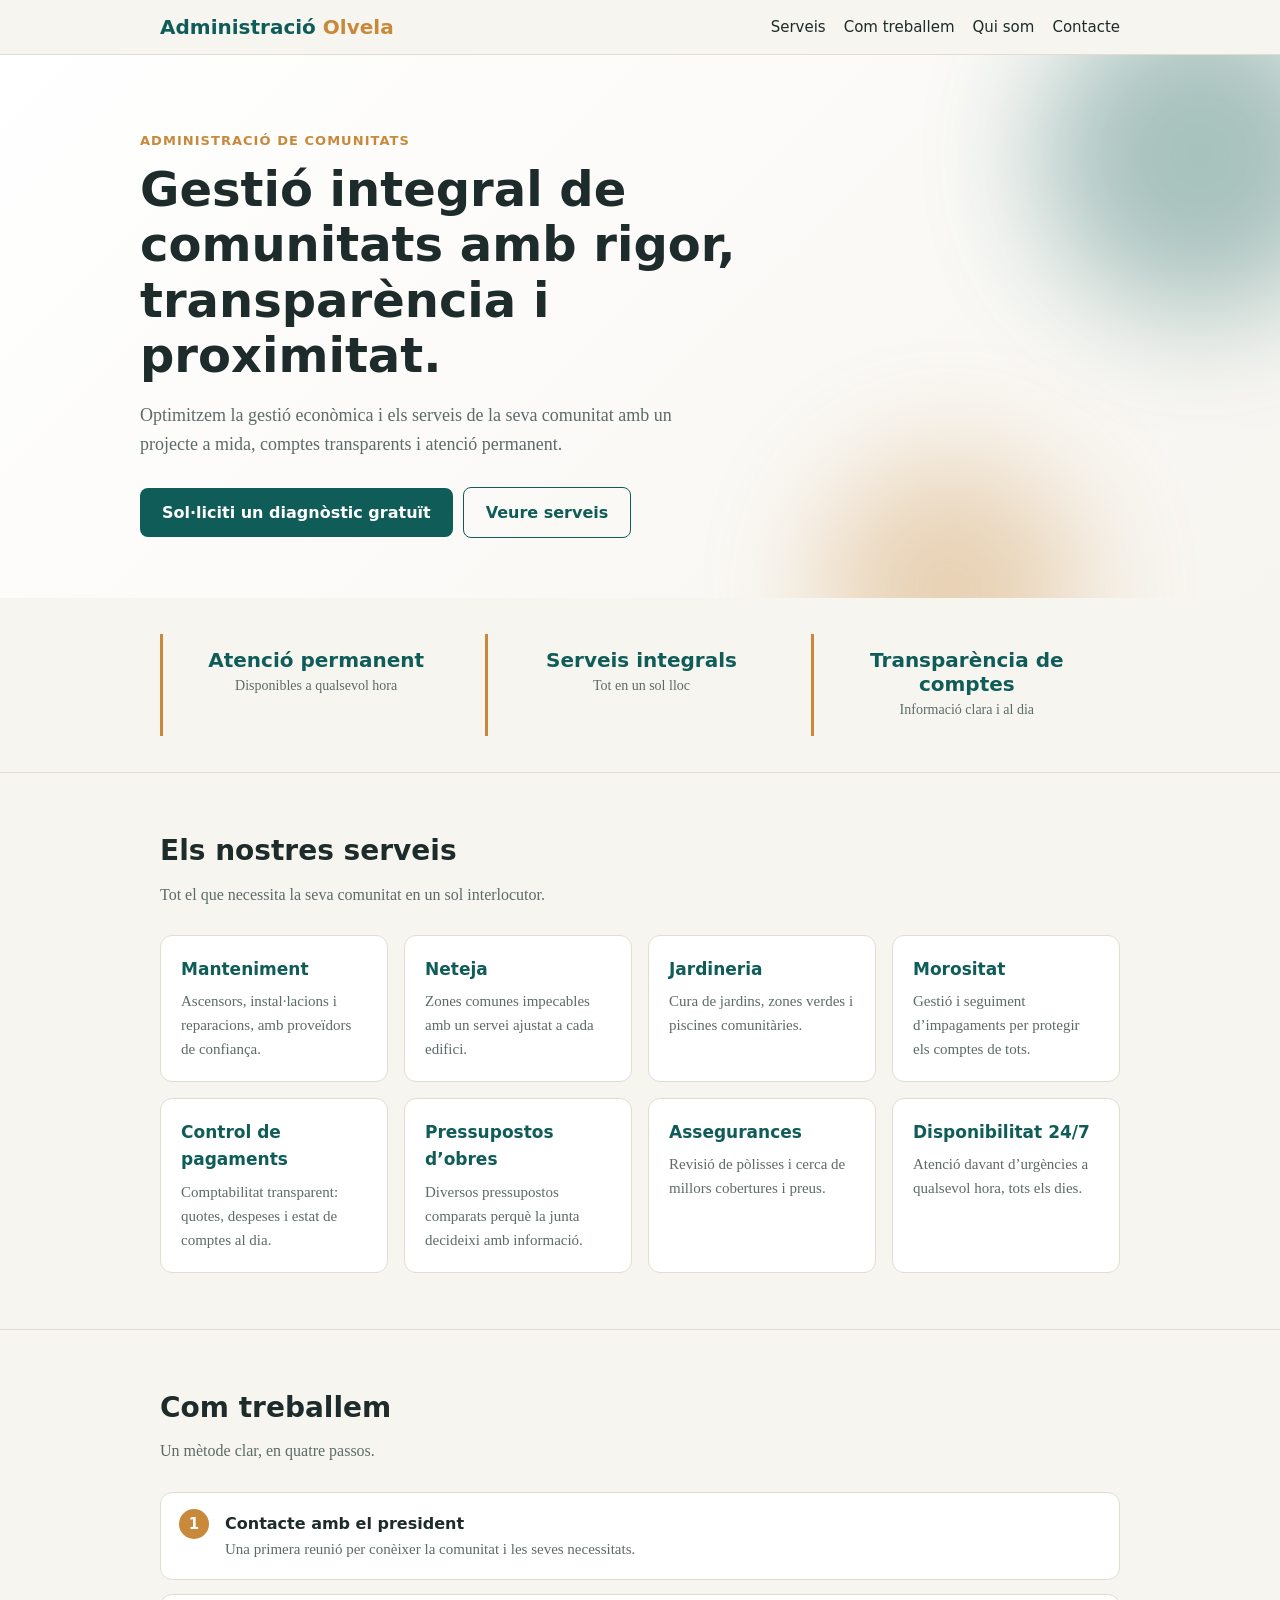
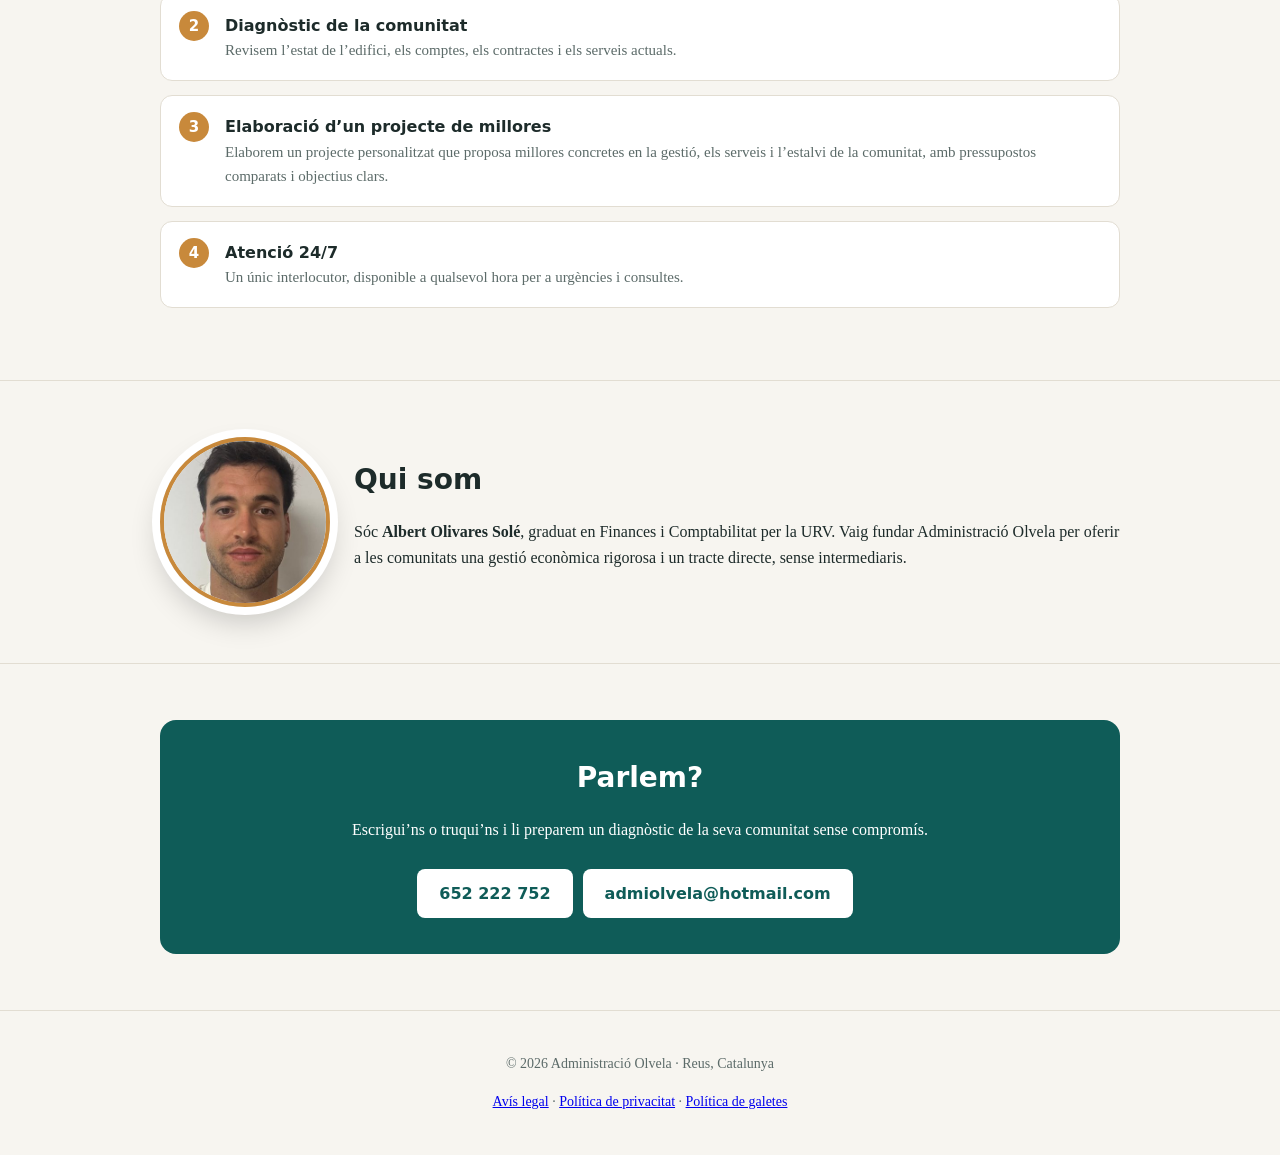
<file: index.html>
<!DOCTYPE html>
<html lang="ca">
<head>
<meta charset="utf-8">
<meta name="viewport" content="width=device-width, initial-scale=1, viewport-fit=cover">
<title>Administració Olvela · Administració de comunitats</title>
<style>
:root{--bg:#f7f5f0;--surf:#fff;--tx:#1d2b2a;--mut:#5c6b69;--ac:#0f5c58;--ac2:#c8893b;--bd:#e2ddd2;--on:#fff;
box-sizing:border-box;padding-top:env(safe-area-inset-top,0px);padding-bottom:env(safe-area-inset-bottom,0px)}
@media (prefers-color-scheme:dark){:root:not([data-theme="light"]){--bg:#111a19;--surf:#192625;--tx:#eef2f0;--mut:#9fb0ad;--ac:#4fb3aa;--ac2:#e0a85c;--bd:#2a3b39;--on:#0b1312}}
:root[data-theme="dark"]{--bg:#111a19;--surf:#192625;--tx:#eef2f0;--mut:#9fb0ad;--ac:#4fb3aa;--ac2:#e0a85c;--bd:#2a3b39;--on:#0b1312}
html{scroll-padding-top:env(safe-area-inset-top,0px);scroll-behavior:smooth}
*{box-sizing:border-box}
body{margin:0;background:var(--bg);color:var(--tx);font:16px/1.6 Georgia,"Times New Roman",serif}
h1,h2,h3,nav,.btn,.tag{font-family:system-ui,-apple-system,"Segoe UI",sans-serif}
.w{max-width:1000px;margin:0 auto;padding:0 20px}
header{border-bottom:1px solid var(--bd);background:var(--bg)}
header .w{display:flex;justify-content:space-between;align-items:center;padding-top:14px;padding-bottom:14px;flex-wrap:wrap;gap:10px}
.logo{font:700 20px system-ui,sans-serif;color:var(--ac);text-decoration:none}
.logo span{color:var(--ac2)}
nav a{margin-left:18px;color:var(--tx);text-decoration:none;font-size:15px}
.hero{padding:72px 0 60px}
.tag{display:inline-block;font-size:13px;letter-spacing:.08em;text-transform:uppercase;color:var(--ac2);font-weight:600}
h1{font-size:clamp(30px,6vw,48px);line-height:1.15;margin:10px 0 16px;max-width:680px}
.hero p{max-width:560px;color:var(--mut);font-size:18px}
.btn{display:inline-block;background:var(--ac);color:var(--on);padding:12px 22px;border-radius:8px;text-decoration:none;font-weight:600;margin:10px 10px 0 0}
.btn.o{background:none;color:var(--ac);border:1.5px solid var(--ac)}
section{padding:56px 0;border-top:1px solid var(--bd)}
h2{font-size:28px;margin:0 0 8px}
.sub{color:var(--mut);margin:0 0 28px}
.grid{display:grid;grid-template-columns:repeat(auto-fit,minmax(210px,1fr));gap:16px}
.card{background:var(--surf);border:1px solid var(--bd);border-radius:12px;padding:20px}
.card h3{margin:0 0 6px;font-size:17px;color:var(--ac)}
.card p{margin:0;color:var(--mut);font-size:15px}
.steps{counter-reset:s;display:grid;gap:14px;padding:0;list-style:none}
.steps li{counter-increment:s;background:var(--surf);border:1px solid var(--bd);border-radius:12px;padding:18px 18px 18px 64px;position:relative}
.steps li::before{content:counter(s);position:absolute;left:18px;top:16px;width:30px;height:30px;border-radius:50%;background:var(--ac2);color:var(--on);font:700 15px/30px system-ui,sans-serif;text-align:center}
.steps b{font-family:system-ui,sans-serif}
.steps span{display:block;color:var(--mut);font-size:15px}
.about{display:grid;grid-template-columns:auto 1fr;gap:24px;align-items:center}
.ph{width:120px;height:120px;border-radius:50%;background:var(--surf);border:2px dashed var(--bd);display:grid;place-items:center;color:var(--mut);font:12px system-ui,sans-serif;text-align:center}
.cta{background:var(--ac);color:var(--on);border-radius:16px;padding:36px 28px;text-align:center}
.cta h2{color:var(--on)}
.cta a.btn{background:var(--on);color:var(--ac)}
footer{padding:28px 0;color:var(--mut);font-size:14px;text-align:center;border-top:1px solid var(--bd)}
@media(max-width:560px){.about{grid-template-columns:1fr}nav a{margin:0 14px 0 0}}

header{position:sticky;top:env(safe-area-inset-top,0px);z-index:20;backdrop-filter:blur(10px)}
.herobg{position:relative;overflow:hidden;background:linear-gradient(135deg,var(--surf),var(--bg))}
.herobg::before,.herobg::after{content:"";position:absolute;border-radius:50%;filter:blur(60px);opacity:.35;animation:fl 14s ease-in-out infinite alternate}
.herobg::before{width:320px;height:320px;background:var(--ac);right:-80px;top:-60px}
.herobg::after{width:260px;height:260px;background:var(--ac2);right:200px;bottom:-120px;animation-delay:-6s}
@keyframes fl{to{transform:translate(-40px,30px) scale(1.15)}}
.hero{position:relative;z-index:1}
.hero h1,.hero p,.hero .btn,.hero .tag{animation:up .8s both}
.hero h1{animation-delay:.1s}.hero p{animation-delay:.25s}.hero .btn{animation-delay:.4s}
@keyframes up{from{opacity:0;transform:translateY(24px)}}
.stats{display:grid;grid-template-columns:repeat(auto-fit,minmax(180px,1fr));gap:16px;padding-top:36px;padding-bottom:36px}
.stat{text-align:center;padding:14px;border-left:3px solid var(--ac2)}
.stat b{display:block;font:700 20px system-ui,sans-serif;color:var(--ac)}
.stat span{color:var(--mut);font-size:14px}
.card{transition:transform .25s,box-shadow .25s,border-color .25s}
.card:hover{transform:translateY(-6px);box-shadow:0 12px 28px rgba(0,0,0,.12);border-color:var(--ac)}
.steps li{transition:transform .25s,border-color .25s}
.steps li:hover{transform:translateX(8px);border-color:var(--ac2)}
.btn{transition:transform .2s,box-shadow .2s}
.btn:hover{transform:translateY(-2px);box-shadow:0 8px 18px rgba(0,0,0,.18)}
.photo{width:170px;height:170px;border-radius:50%;object-fit:cover;border:4px solid var(--ac2);box-shadow:0 0 0 8px var(--surf),0 14px 30px rgba(0,0,0,.2);transition:transform .4s}
.photo:hover{transform:scale(1.06) rotate(-2deg)}
.js .rv{opacity:0;transform:translateY(28px);transition:opacity .7s,transform .7s}
.js .rv.in{opacity:1;transform:none}
@media(prefers-reduced-motion:reduce){*{animation:none!important;transition:none!important}.js .rv{opacity:1;transform:none}}
</style>
</head>
<body>
<header><div class="w">
<a class="logo" href="#inici">Administració <span>Olvela</span></a>
<nav><a href="#serveis">Serveis</a><a href="#proces">Com treballem</a><a href="#qui">Qui som</a><a href="#contacte">Contacte</a></nav>
</div></header>

<main id="inici">
<div class="herobg"><div class="w hero">
<span class="tag">Administració de comunitats</span>
<h1>Gestió integral de comunitats amb rigor, transparència i proximitat.</h1>
<p>Optimitzem la gestió econòmica i els serveis de la seva comunitat amb un projecte a mida, comptes transparents i atenció permanent.</p>
<a class="btn" href="#contacte">Sol·liciti un diagnòstic gratuït</a><a class="btn o" href="#serveis">Veure serveis</a>
</div></div>
<div class="w stats">
<div class="stat rv"><b>Atenció permanent</b><span>Disponibles a qualsevol hora</span></div>
<div class="stat rv"><b>Serveis integrals</b><span>Tot en un sol lloc</span></div>
<div class="stat rv"><b>Transparència de comptes</b><span>Informació clara i al dia</span></div>
</div>

<section id="serveis"><div class="w">
<h2 class="rv">Els nostres serveis</h2>
<p class="sub">Tot el que necessita la seva comunitat en un sol interlocutor.</p>
<div class="grid">
<div class="card rv"><h3>Manteniment</h3><p>Ascensors, instal·lacions i reparacions, amb proveïdors de confiança.</p></div>
<div class="card rv"><h3>Neteja</h3><p>Zones comunes impecables amb un servei ajustat a cada edifici.</p></div>
<div class="card rv"><h3>Jardineria</h3><p>Cura de jardins, zones verdes i piscines comunitàries.</p></div>
<div class="card rv"><h3>Morositat</h3><p>Gestió i seguiment d’impagaments per protegir els comptes de tots.</p></div>
<div class="card rv"><h3>Control de pagaments</h3><p>Comptabilitat transparent: quotes, despeses i estat de comptes al dia.</p></div>
<div class="card rv"><h3>Pressupostos d’obres</h3><p>Diversos pressupostos comparats perquè la junta decideixi amb informació.</p></div>
<div class="card rv"><h3>Assegurances</h3><p>Revisió de pòlisses i cerca de millors cobertures i preus.</p></div>
<div class="card rv"><h3>Disponibilitat 24/7</h3><p>Atenció davant d’urgències a qualsevol hora, tots els dies.</p></div>
</div></div></section>

<section id="proces"><div class="w">
<h2 class="rv">Com treballem</h2>
<p class="sub">Un mètode clar, en quatre passos.</p>
<ol class="steps">
<li class="rv"><b>Contacte amb el president</b><span>Una primera reunió per conèixer la comunitat i les seves necessitats.</span></li>
<li class="rv"><b>Diagnòstic de la comunitat</b><span>Revisem l’estat de l’edifici, els comptes, els contractes i els serveis actuals.</span></li>
<li class="rv"><b>Elaboració d’un projecte de millores</b><span>Elaborem un projecte personalitzat que proposa millores concretes en la gestió, els serveis i l’estalvi de la comunitat, amb pressupostos comparats i objectius clars.</span></li>
<li class="rv"><b>Atenció 24/7</b><span>Un únic interlocutor, disponible a qualsevol hora per a urgències i consultes.</span></li>
</ol></div></section>

<section id="qui"><div class="w about">
<img class="photo rv" src="[data-uri]" alt="Albert Olivares Solé">
<div><h2 class="rv">Qui som</h2>
<p>Sóc <b>Albert Olivares Solé</b>, graduat en Finances i Comptabilitat per la URV. Vaig fundar Administració Olvela per oferir a les comunitats una gestió econòmica rigorosa i un tracte directe, sense intermediaris.</p></div>
</div></section>

<section id="contacte"><div class="w">
<div class="cta">
<h2 class="rv">Parlem?</h2>
<p>Escrigui’ns o truqui’ns i li preparem un diagnòstic de la seva comunitat sense compromís.</p>
<a class="btn" href="tel:+34652222752">652 222 752</a><a class="btn" href="mailto:admiolvela@hotmail.com?subject=Sol%C2%B7licitud%20de%20diagn%C3%B2stic">admiolvela@hotmail.com</a>
</div></div></section>
</main>
<footer>
  <div class="w" style="text-align:center;">
    <p>© 2026 Administració Olvela · Reus, Catalunya</p>

    <p style="margin-top:15px;">
      <a href="avis-legal.html">Avís legal</a> ·
      <a href="politica-privacitat.html">Política de privacitat</a> ·
      <a href="politica-galetes.html">Política de galetes</a>
    </p>
  </div>
</footer>
<script>
document.documentElement.classList.add('js');
try{var io=new IntersectionObserver(function(e){e.forEach(function(x){if(x.isIntersecting){x.target.classList.add('in');io.unobserve(x.target)}})},{threshold:.15});
document.querySelectorAll('.rv').forEach(function(el,i){el.style.transitionDelay=(i%4)*80+'ms';io.observe(el)})}
catch(e){document.querySelectorAll('.rv').forEach(function(el){el.classList.add('in')})}
</script>
</body>
</html>
</file>
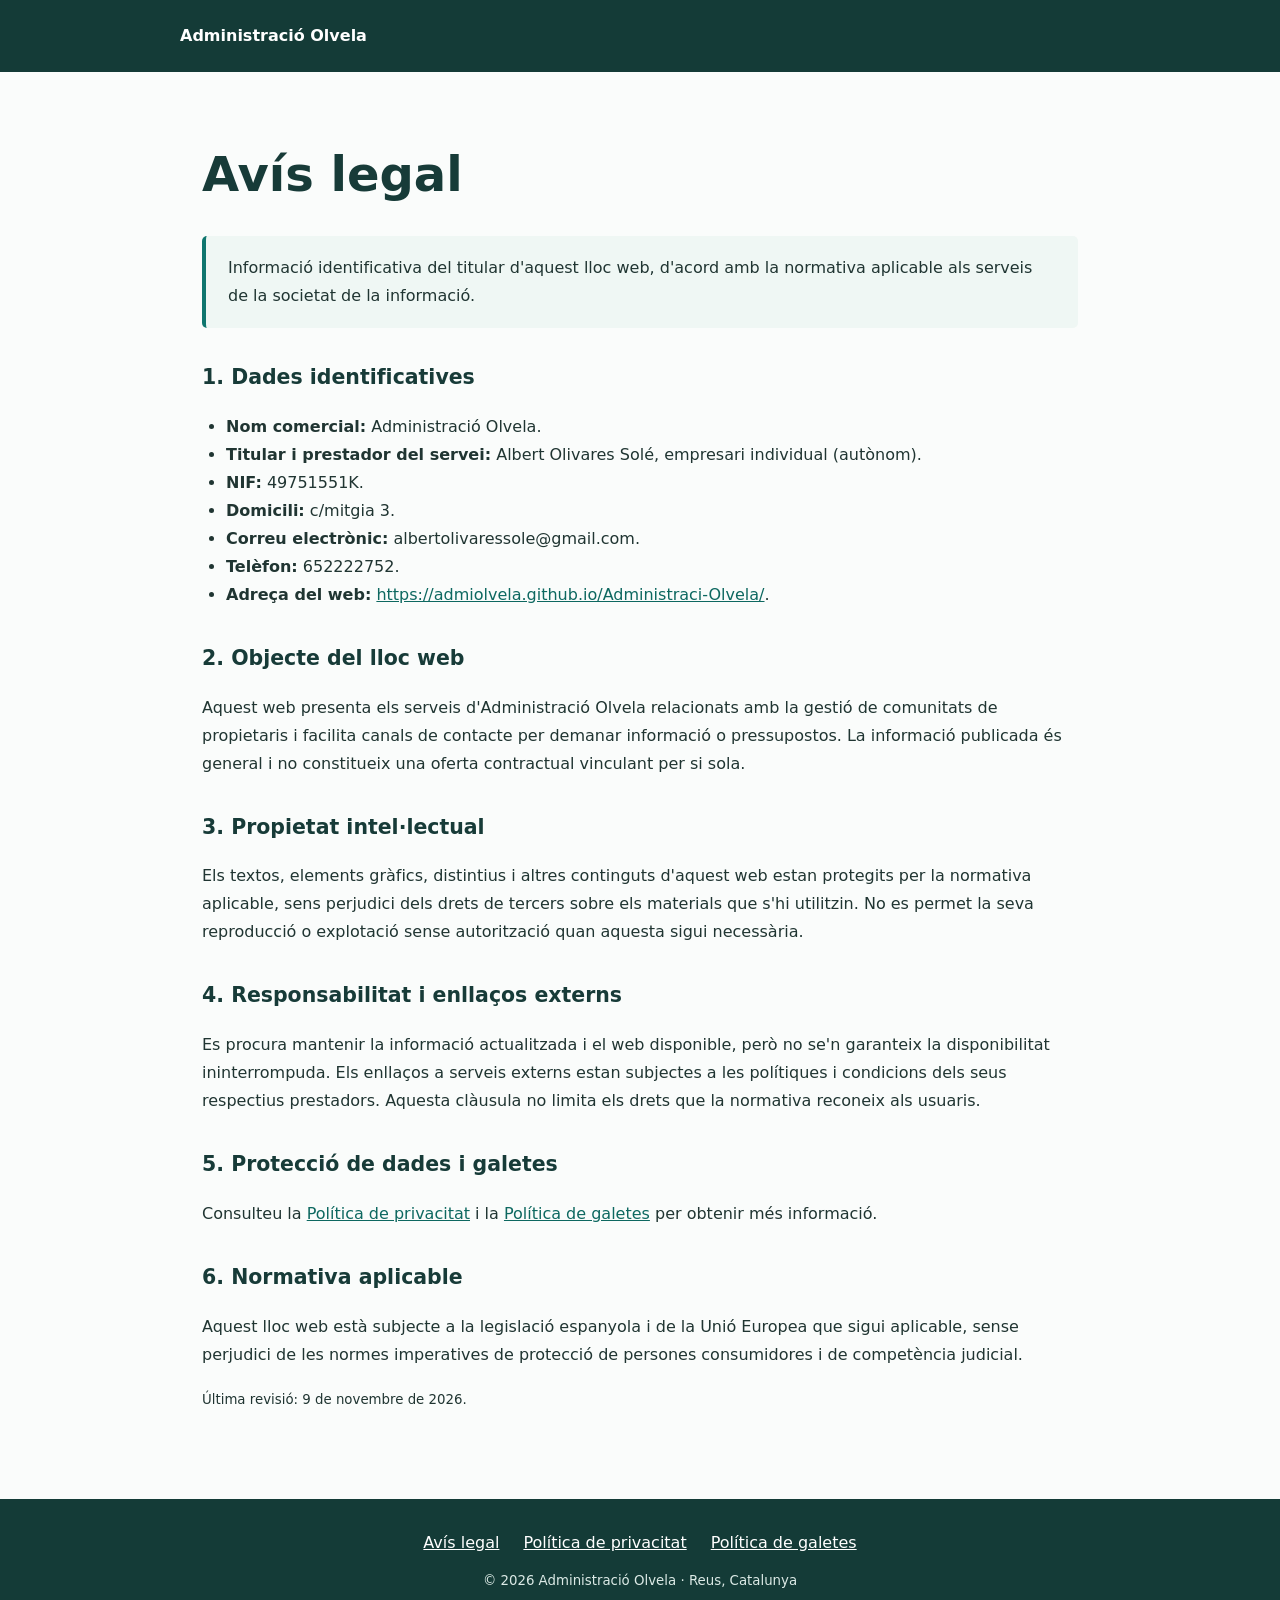
<file: avis-legal.html>
<!doctype html><html lang="ca"><head><meta charset="utf-8"><meta name="viewport" content="width=device-width, initial-scale=1"><meta name="robots" content="index,follow"><title>Avís legal · Administració Olvela</title><link rel="stylesheet" href="estils-legals.css"></head><body><header class="top"><a href="index.html">Administració Olvela</a></header><main class="wrap"><h1>Avís legal</h1>
<p class="intro">Informació identificativa del titular d'aquest lloc web, d'acord amb la normativa aplicable als serveis de la societat de la informació.</p>
<h2>1. Dades identificatives</h2>
<ul><li><strong>Nom comercial:</strong> Administració Olvela.</li><li><strong>Titular i prestador del servei:</strong> Albert Olivares Solé, empresari individual (autònom).</li><li><strong>NIF:</strong> 49751551K.</li><li><strong>Domicili:</strong> c/mitgia 3.</li><li><strong>Correu electrònic:</strong> albertolivaressole@gmail.com.</li><li><strong>Telèfon:</strong> 652222752.</li><li><strong>Adreça del web:</strong> <a href="https://admiolvela.github.io/Administraci-Olvela/">https://admiolvela.github.io/Administraci-Olvela/</a>.</li></ul>

<h2>2. Objecte del lloc web</h2><p>Aquest web presenta els serveis d'Administració Olvela relacionats amb la gestió de comunitats de propietaris i facilita canals de contacte per demanar informació o pressupostos. La informació publicada és general i no constitueix una oferta contractual vinculant per si sola.</p>
<h2>3. Propietat intel·lectual</h2><p>Els textos, elements gràfics, distintius i altres continguts d'aquest web estan protegits per la normativa aplicable, sens perjudici dels drets de tercers sobre els materials que s'hi utilitzin. No es permet la seva reproducció o explotació sense autorització quan aquesta sigui necessària.</p>
<h2>4. Responsabilitat i enllaços externs</h2><p>Es procura mantenir la informació actualitzada i el web disponible, però no se'n garanteix la disponibilitat ininterrompuda. Els enllaços a serveis externs estan subjectes a les polítiques i condicions dels seus respectius prestadors. Aquesta clàusula no limita els drets que la normativa reconeix als usuaris.</p>
<h2>5. Protecció de dades i galetes</h2><p>Consulteu la <a href="politica-privacitat.html">Política de privacitat</a> i la <a href="politica-galetes.html">Política de galetes</a> per obtenir més informació.</p>
<h2>6. Normativa aplicable</h2><p>Aquest lloc web està subjecte a la legislació espanyola i de la Unió Europea que sigui aplicable, sense perjudici de les normes imperatives de protecció de persones consumidores i de competència judicial.</p>
<p><small>Última revisió: 9 de novembre de 2026.</small></p>
</main><footer><nav aria-label="Enllaços legals"><a href="avis-legal.html">Avís legal</a><a href="politica-privacitat.html">Política de privacitat</a><a href="politica-galetes.html">Política de galetes</a></nav><small>© 2026 Administració Olvela · Reus, Catalunya</small></footer></body></html>
</file>
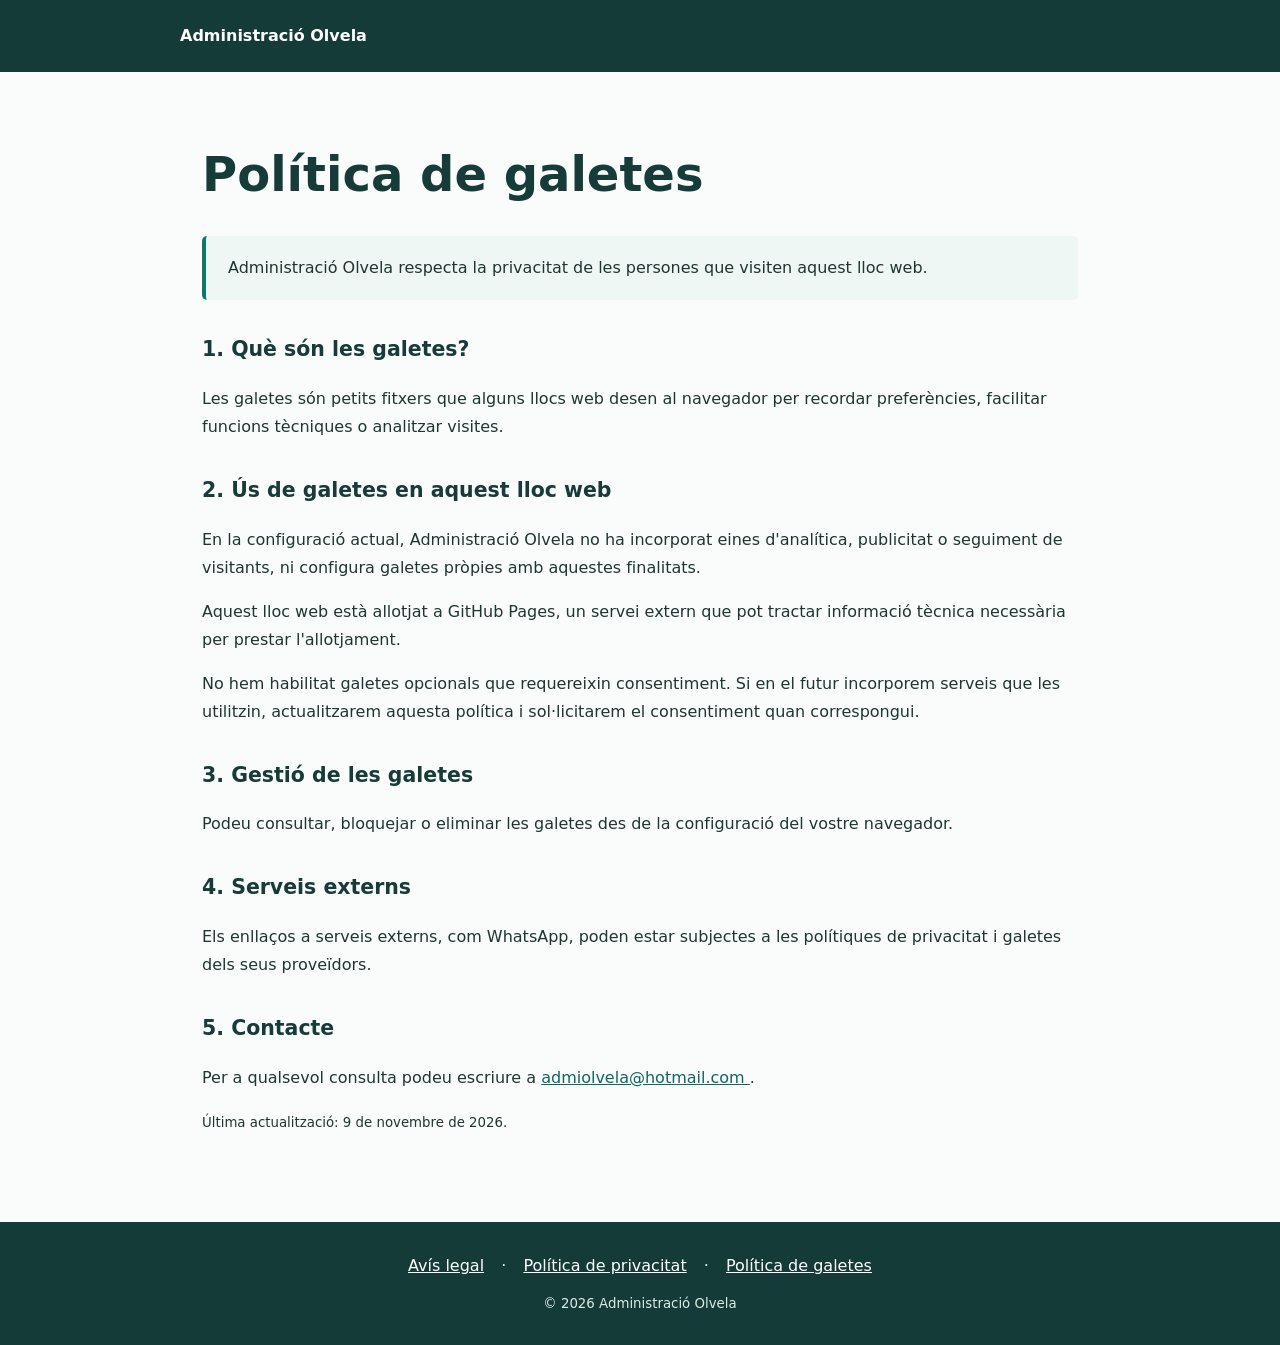
<file: politica-galetes.html>
<!DOCTYPE html>
<html lang="ca">
<head>
  <meta charset="UTF-8">
  <meta name="viewport"
        content="width=device-width, initial-scale=1">
  <title>Política de galetes · Administració Olvela</title>
  <link rel="stylesheet" href="estils-legals.css">
</head>
<body>

<header class="top">
  <a href="index.html">Administració Olvela</a>
</header>

<main class="wrap">

<h1>Política de galetes</h1>

<p class="intro">
Administració Olvela respecta la privacitat de les
persones que visiten aquest lloc web.
</p>

<h2>1. Què són les galetes?</h2>
<p>
Les galetes són petits fitxers que alguns llocs web
desen al navegador per recordar preferències,
facilitar funcions tècniques o analitzar visites.
</p>

<h2>2. Ús de galetes en aquest lloc web</h2>
<p>
En la configuració actual, Administració Olvela
no ha incorporat eines d'analítica, publicitat
o seguiment de visitants, ni configura galetes
pròpies amb aquestes finalitats.
</p>

<p>
Aquest lloc web està allotjat a GitHub Pages,
un servei extern que pot tractar informació
tècnica necessària per prestar l'allotjament.
</p>

<p>
No hem habilitat galetes opcionals que requereixin
consentiment. Si en el futur incorporem serveis
que les utilitzin, actualitzarem aquesta política
i sol·licitarem el consentiment quan correspongui.
</p>

<h2>3. Gestió de les galetes</h2>
<p>
Podeu consultar, bloquejar o eliminar les galetes
des de la configuració del vostre navegador.
</p>

<h2>4. Serveis externs</h2>
<p>
Els enllaços a serveis externs, com WhatsApp,
poden estar subjectes a les polítiques de
privacitat i galetes dels seus proveïdors.
</p>

<h2>5. Contacte</h2>
<p>
Per a qualsevol consulta podeu escriure a
<a href="mailto:admiolvela@hotmail.com">
admiolvela@hotmail.com
</a>.
</p>

<p>
<small>Última actualització:
9 de novembre de 2026.</small>
</p>

</main>

<footer>
  <nav aria-label="Enllaços legals">
    <a href="avis-legal.html">Avís legal</a> ·
    <a href="politica-privacitat.html">
      Política de privacitat
    </a> ·
    <a href="politica-galetes.html">
      Política de galetes
    </a>
  </nav>
  <small>© 2026 Administració Olvela</small>
</footer>

</body>
</html>
</file>
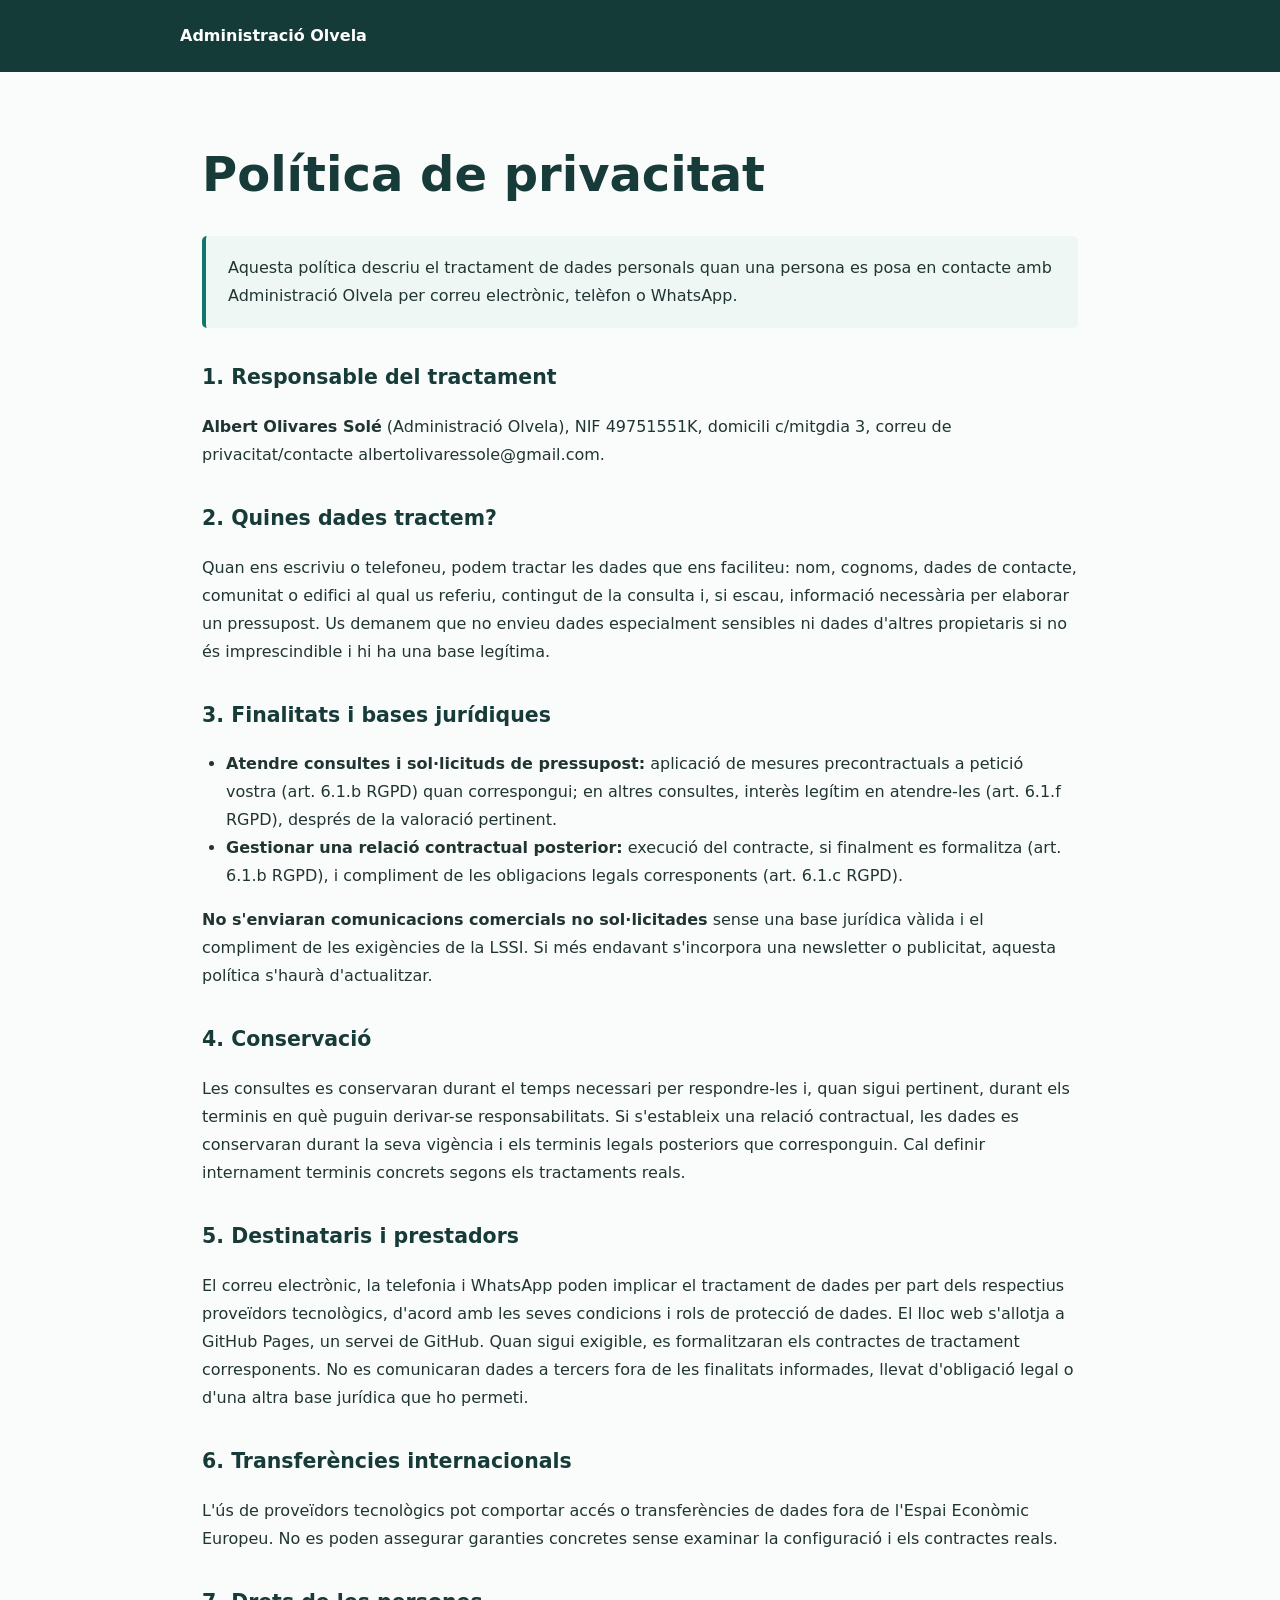
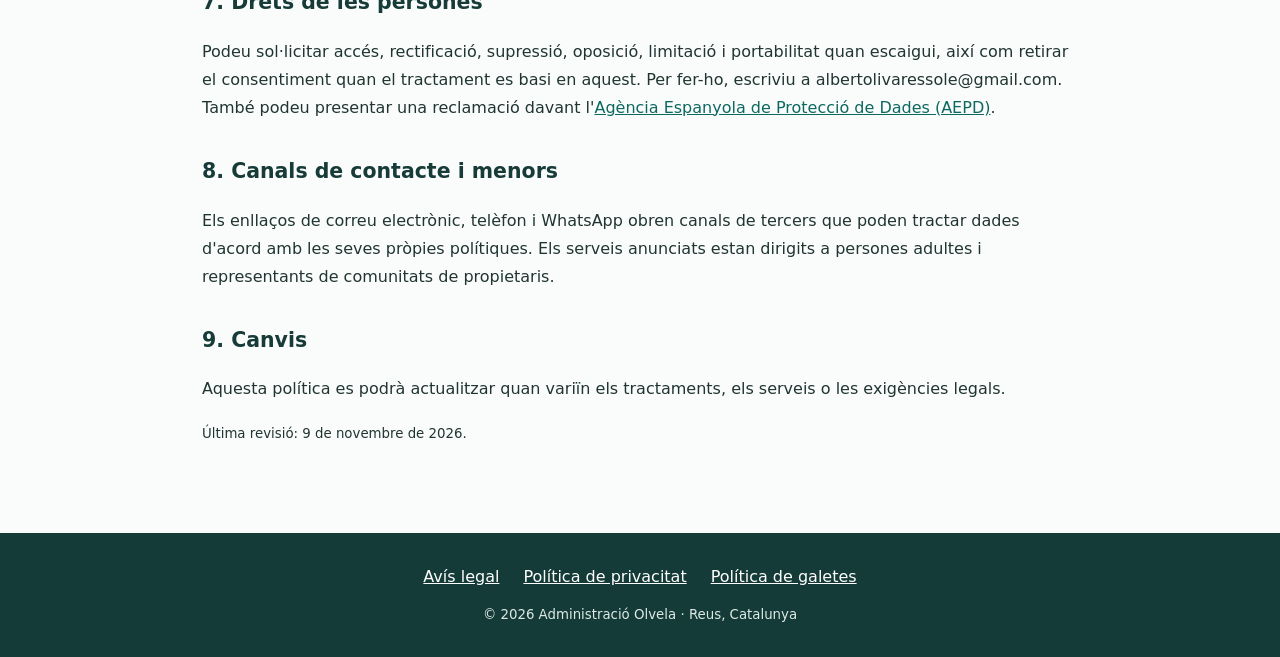
<file: politica-privacitat.html>
<!doctype html><html lang="ca"><head><meta charset="utf-8"><meta name="viewport" content="width=device-width, initial-scale=1"><meta name="robots" content="index,follow"><title>Política de privacitat · Administració Olvela</title><link rel="stylesheet" href="estils-legals.css"></head><body><header class="top"><a href="index.html">Administració Olvela</a></header><main class="wrap"><h1>Política de privacitat</h1>
<p class="intro">Aquesta política descriu el tractament de dades personals quan una persona es posa en contacte amb Administració Olvela per correu electrònic, telèfon o WhatsApp. 
<h2>1. Responsable del tractament</h2><p><strong>Albert Olivares Solé</strong> (Administració Olvela), NIF 49751551K, domicili c/mitgdia 3, correu de privacitat/contacte albertolivaressole@gmail.com.</p>
<h2>2. Quines dades tractem?</h2><p>Quan ens escriviu o telefoneu, podem tractar les dades que ens faciliteu: nom, cognoms, dades de contacte, comunitat o edifici al qual us referiu, contingut de la consulta i, si escau, informació necessària per elaborar un pressupost. Us demanem que no envieu dades especialment sensibles ni dades d'altres propietaris si no és imprescindible i hi ha una base legítima.</p>
<h2>3. Finalitats i bases jurídiques</h2><ul><li><strong>Atendre consultes i sol·licituds de pressupost:</strong> aplicació de mesures precontractuals a petició vostra (art. 6.1.b RGPD) quan correspongui; en altres consultes, interès legítim en atendre-les (art. 6.1.f RGPD), després de la valoració pertinent.</li><li><strong>Gestionar una relació contractual posterior:</strong> execució del contracte, si finalment es formalitza (art. 6.1.b RGPD), i compliment de les obligacions legals corresponents (art. 6.1.c RGPD).</li></ul><p><strong>No s'enviaran comunicacions comercials no sol·licitades</strong> sense una base jurídica vàlida i el compliment de les exigències de la LSSI. Si més endavant s'incorpora una newsletter o publicitat, aquesta política s'haurà d'actualitzar.</p>
<h2>4. Conservació</h2><p>Les consultes es conservaran durant el temps necessari per respondre-les i, quan sigui pertinent, durant els terminis en què puguin derivar-se responsabilitats. Si s'estableix una relació contractual, les dades es conservaran durant la seva vigència i els terminis legals posteriors que corresponguin. Cal definir internament terminis concrets segons els tractaments reals.</p>
<h2>5. Destinataris i prestadors</h2><p>El correu electrònic, la telefonia i WhatsApp poden implicar el tractament de dades per part dels respectius proveïdors tecnològics, d'acord amb les seves condicions i rols de protecció de dades. El lloc web s'allotja a GitHub Pages, un servei de GitHub. Quan sigui exigible, es formalitzaran els contractes de tractament corresponents. No es comunicaran dades a tercers fora de les finalitats informades, llevat d'obligació legal o d'una altra base jurídica que ho permeti.</p>
<h2>6. Transferències internacionals</h2><p>L'ús de proveïdors tecnològics pot comportar accés o transferències de dades fora de l'Espai Econòmic Europeu. No es poden assegurar garanties concretes sense examinar la configuració i els contractes reals.</p>
<h2>7. Drets de les persones</h2><p>Podeu sol·licitar accés, rectificació, supressió, oposició, limitació i portabilitat quan escaigui, així com retirar el consentiment quan el tractament es basi en aquest. Per fer-ho, escriviu a albertolivaressole@gmail.com. També podeu presentar una reclamació davant l'<a href="https://www.aepd.es/">Agència Espanyola de Protecció de Dades (AEPD)</a>.</p>
<h2>8. Canals de contacte i menors</h2><p>Els enllaços de correu electrònic, telèfon i WhatsApp obren canals de tercers que poden tractar dades d'acord amb les seves pròpies polítiques. Els serveis anunciats estan dirigits a persones adultes i representants de comunitats de propietaris.</p>
<h2>9. Canvis</h2><p>Aquesta política es podrà actualitzar quan variïn els tractaments, els serveis o les exigències legals.</p><p><small>Última revisió: 9 de novembre de 2026.</small></p>
</main><footer><nav aria-label="Enllaços legals"><a href="avis-legal.html">Avís legal</a><a href="politica-privacitat.html">Política de privacitat</a><a href="politica-galetes.html">Política de galetes</a></nav><small>© 2026 Administració Olvela · Reus, Catalunya</small></footer></body></html>
</file>
<file: estils-legals.css>
:root{color-scheme:light;--ink:#173b38;--accent:#0f766e;--light:#eff7f4;--line:#dce9e5}*{box-sizing:border-box}body{margin:0;font-family:system-ui,-apple-system,Segoe UI,Arial,sans-serif;background:#fafcfb;color:#203532;line-height:1.75}a{color:#0d6860}a:hover{text-decoration:none}.top{background:#143b37;color:white;padding:22px max(22px,calc((100vw - 920px)/2))}.top a{color:#fff;text-decoration:none;font-weight:700}.wrap{max-width:920px;margin:auto;padding:42px 22px 70px}h1{font-size:clamp(2rem,4vw,3rem);color:var(--ink);line-height:1.2}h2{font-size:1.28rem;color:var(--ink);margin-top:32px}p,li{font-size:1rem}.intro{padding:18px 22px;background:var(--light);border-left:4px solid var(--accent);border-radius:5px}.pending{background:#fff0d4;padding:2px 5px;border-radius:3px;font-weight:600}footer{background:#143b37;color:#dceae6;padding:30px 20px;text-align:center}footer a{color:white;margin:0 12px;display:inline-block}footer small{display:block;margin-top:12px}ul{padding-left:24px}@media(max-width:480px){.wrap{padding-top:28px}footer a{margin:4px 8px}}
</file>
